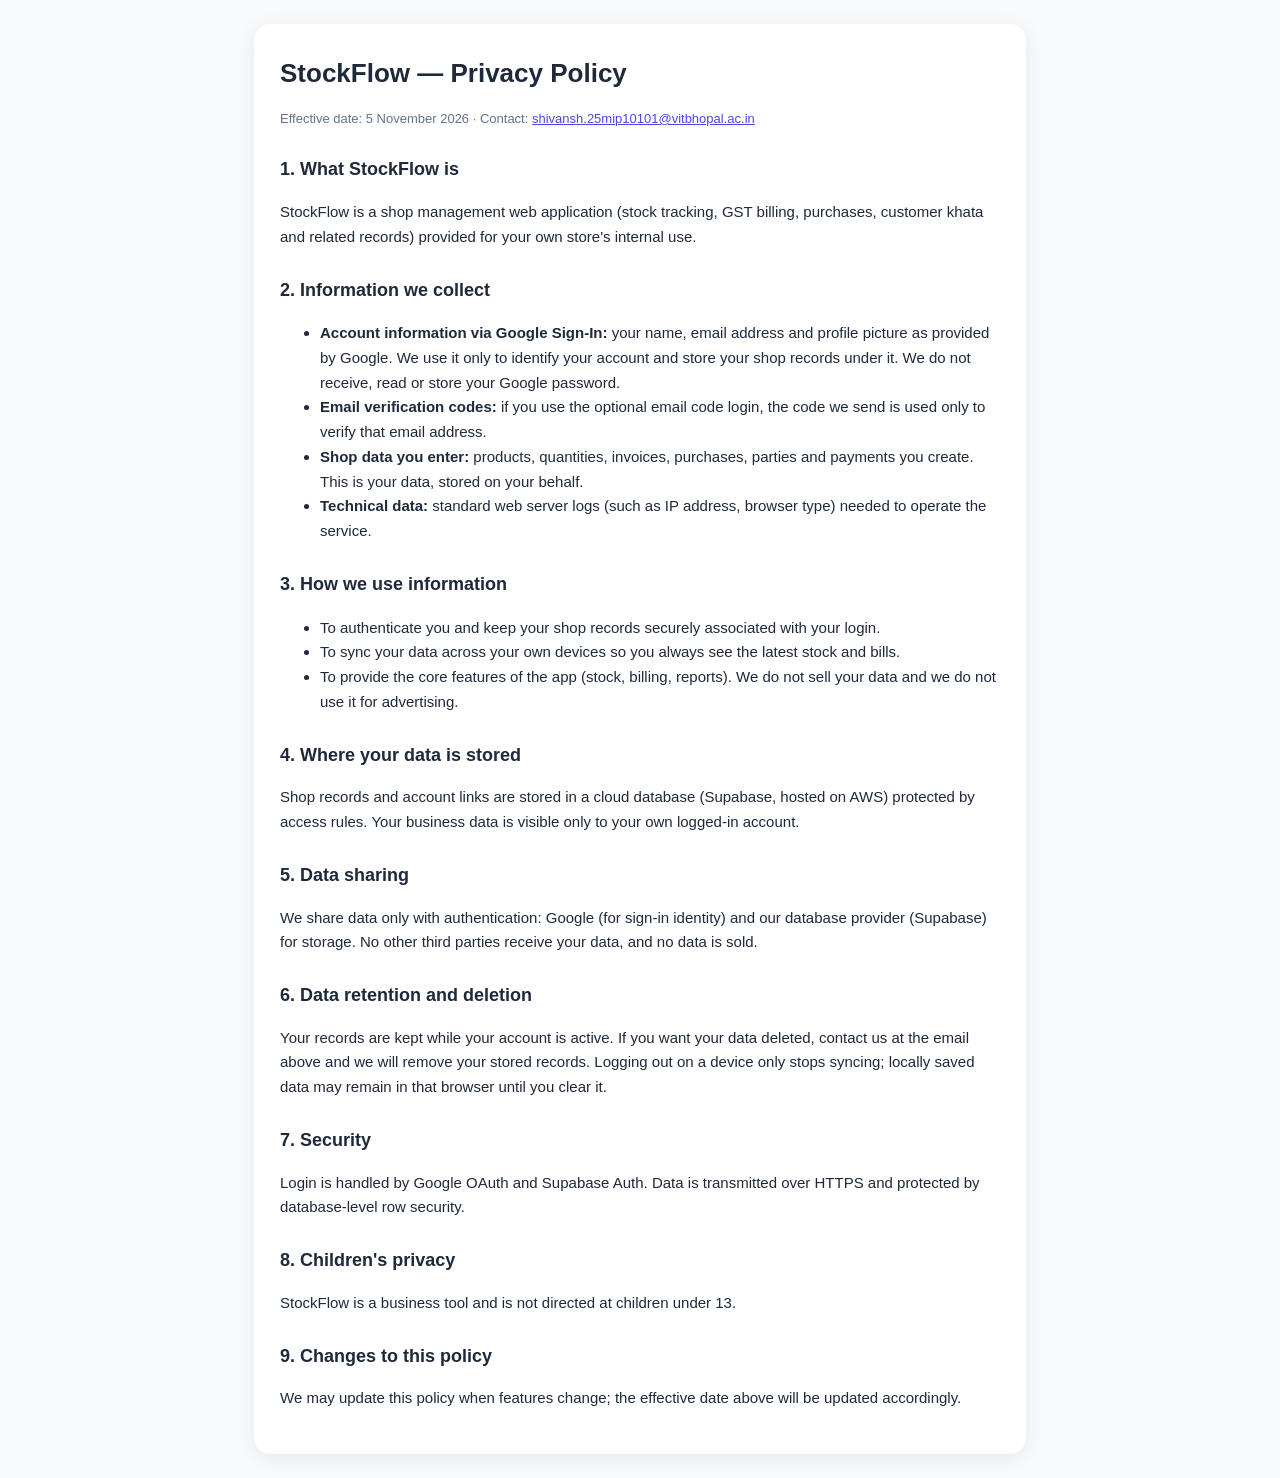
<file: privacypolicy.html>
<!DOCTYPE html>
<html lang="en">
<head>
<meta charset="UTF-8">
<meta name="viewport" content="width=device-width, initial-scale=1.0">
<title>StockFlow — Privacy Policy</title>
<style>
  body { font-family: -apple-system, "Segoe UI", Roboto, Arial, sans-serif; color: #1e293b; background: #f8fafc; margin: 0; padding: 24px 16px; line-height: 1.65; }
  main { max-width: 720px; margin: 0 auto; background: #ffffff; border-radius: 16px; padding: 28px 26px; box-shadow: 0 4px 20px rgba(15,23,42,.08); }
  h1 { font-size: 26px; margin: 0 0 4px; }
  h2 { font-size: 18px; margin-top: 26px; }
  p, li { font-size: 15px; }
  .meta { color: #64748b; font-size: 13px; margin-bottom: 20px; }
  a { color: #4f46e5; }
</style>
</head>
<body>
<main>
  <h1>StockFlow — Privacy Policy</h1>
  <p class="meta">Effective date: 5 November 2026 · Contact: <a href="mailto:shivansh.25mip10101@vitbhopal.ac.in">shivansh.25mip10101@vitbhopal.ac.in</a></p>

  <h2>1. What StockFlow is</h2>
  <p>StockFlow is a shop management web application (stock tracking, GST billing, purchases, customer khata and related records) provided for your own store's internal use.</p>

  <h2>2. Information we collect</h2>
  <ul>
    <li><strong>Account information via Google Sign-In:</strong> your name, email address and profile picture as provided by Google. We use it only to identify your account and store your shop records under it. We do not receive, read or store your Google password.</li>
    <li><strong>Email verification codes:</strong> if you use the optional email code login, the code we send is used only to verify that email address.</li>
    <li><strong>Shop data you enter:</strong> products, quantities, invoices, purchases, parties and payments you create. This is your data, stored on your behalf.</li>
    <li><strong>Technical data:</strong> standard web server logs (such as IP address, browser type) needed to operate the service.</li>
  </ul>

  <h2>3. How we use information</h2>
  <ul>
    <li>To authenticate you and keep your shop records securely associated with your login.</li>
    <li>To sync your data across your own devices so you always see the latest stock and bills.</li>
    <li>To provide the core features of the app (stock, billing, reports). We do not sell your data and we do not use it for advertising.</li>
  </ul>

  <h2>4. Where your data is stored</h2>
  <p>Shop records and account links are stored in a cloud database (Supabase, hosted on AWS) protected by access rules. Your business data is visible only to your own logged-in account.</p>

  <h2>5. Data sharing</h2>
  <p>We share data only with authentication: Google (for sign-in identity) and our database provider (Supabase) for storage. No other third parties receive your data, and no data is sold.</p>

  <h2>6. Data retention and deletion</h2>
  <p>Your records are kept while your account is active. If you want your data deleted, contact us at the email above and we will remove your stored records. Logging out on a device only stops syncing; locally saved data may remain in that browser until you clear it.</p>

  <h2>7. Security</h2>
  <p>Login is handled by Google OAuth and Supabase Auth. Data is transmitted over HTTPS and protected by database-level row security.</p>

  <h2>8. Children's privacy</h2>
  <p>StockFlow is a business tool and is not directed at children under 13.</p>

  <h2>9. Changes to this policy</h2>
  <p>We may update this policy when features change; the effective date above will be updated accordingly.</p>
</main>
</body>
</html>
</file>
